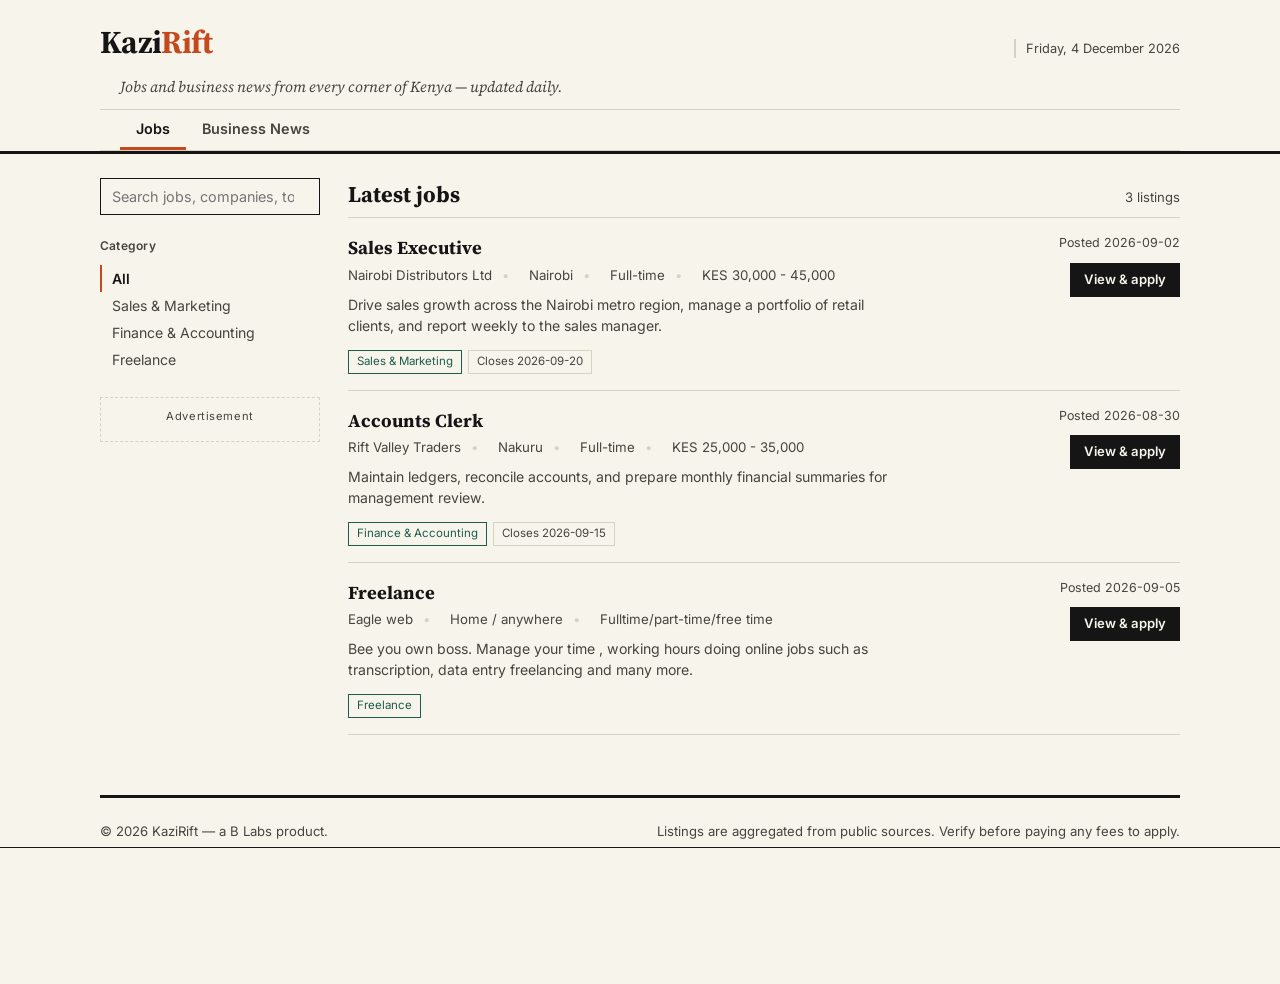
<file: index.html>
<!DOCTYPE html>
<html lang="en">
<head>
<meta charset="UTF-8" />
<meta name="viewport" content="width=device-width, initial-scale=1.0" />
<title>KaziRift — Kenya Jobs & Business News</title>
<meta name="description" content="KaziRift lists fresh jobs and business news from across Kenya, updated daily." />
<link rel="preconnect" href="https://fonts.googleapis.com">
<link rel="preconnect" href="https://fonts.gstatic.com" crossorigin>
<link href="https://fonts.googleapis.com/css2?family=Source+Serif+4:ital,wght@0,400;0,600;0,700;1,400&family=Inter:wght@400;500;600;700&display=swap" rel="stylesheet">
<link rel="stylesheet" href="style.css" />

<!--
  MONETAG
  Paste your Monetag site verification / tag script here, right before </head>
  or as instructed in your Monetag dashboard. Turn ON auto-refresh in the
  Monetag panel (do NOT hand-roll a refresh timer yourself — let their
  script manage impression timing so it stays compliant).
  <script src="https://YOUR-MONETAG-SCRIPT-URL"></script>
-->
  <script src="https://quge5.com/88/tag.min.js" data-zone="276683" async data-cfasync="false"></script>
</head>
<body>

<header class="masthead">
  <div class="wrap masthead-inner">
    <h1 class="wordmark">Kazi<span>Rift</span></h1>
    <span class="dateline" id="dateline"></span>
  </div>
  <div class="wrap tagline">Jobs and business news from every corner of Kenya — updated daily.</div>
  <nav class="tabs wrap">
    <button data-view="jobs" class="active">Jobs</button>
    <button data-view="news">Business News</button>
  </nav>
</header>

<main class="wrap board">
  <aside class="rail">
    <input id="search" class="search-box" type="search" placeholder="Search jobs, companies, towns..." />
    <div class="rail-group">
      <h3>Category</h3>
      <div id="category-rail"></div>
    </div>
    <div class="ad-slot" id="rail-ad"><!-- Adsterra / Monetag banner unit can go here --></div>
  </aside>

  <section>
    <section id="panel-jobs">
      <div class="listings-head">
        <h2>Latest jobs</h2>
        <span class="count" id="result-count"></span>
      </div>
      <div id="listings"></div>
    </section>

    <section id="panel-news" hidden>
      <div class="listings-head">
        <h2>Business news</h2>
      </div>
      <div id="news-list"></div>
    </section>
  </section>
</main>

<footer class="site-footer wrap">
  <span>&copy; <span id="year"></span> KaziRift &mdash; a B Labs product.</span>
  <span>Listings are aggregated from public sources. Verify before paying any fees to apply.</span>
</footer>

<!--
  ADSTERRA — sticky footer banner
  Paste your Adsterra footer/sticky banner ad code inside this div.
  This unit stays visible while scrolling, which is exactly the
  legitimate "sticky footer banner" format Adsterra supports —
  do not hide it with 0px/opacity/off-screen tricks.
-->
<div class="footer-ad-strip" id="footer-ad">
  <!-- Adsterra sticky footer banner script goes here -->
  <div class="footer-ad-strip" id="footer-ad">
<script>
  atOptions = {
    'key' : 'f5e3aa1630d4b33d1121a74194f72767',
    'format' : 'iframe',
    'height' : 50,
    'width' : 320,
    'params' : {}
  };
</script>
<script src="https://www.highrevenueformat.com/f5e3aa1630d4b33d1121a74194f72767/invoke.js"></script>
</div>
</div>

<script src="app.js"></script>
<script>
  document.getElementById("year").textContent = new Date().getFullYear();
  document.getElementById("dateline").textContent = new Date().toLocaleDateString("en-KE", { weekday: "long", year: "numeric", month: "long", day: "numeric" });
</script>
</body>
</html>
</file>
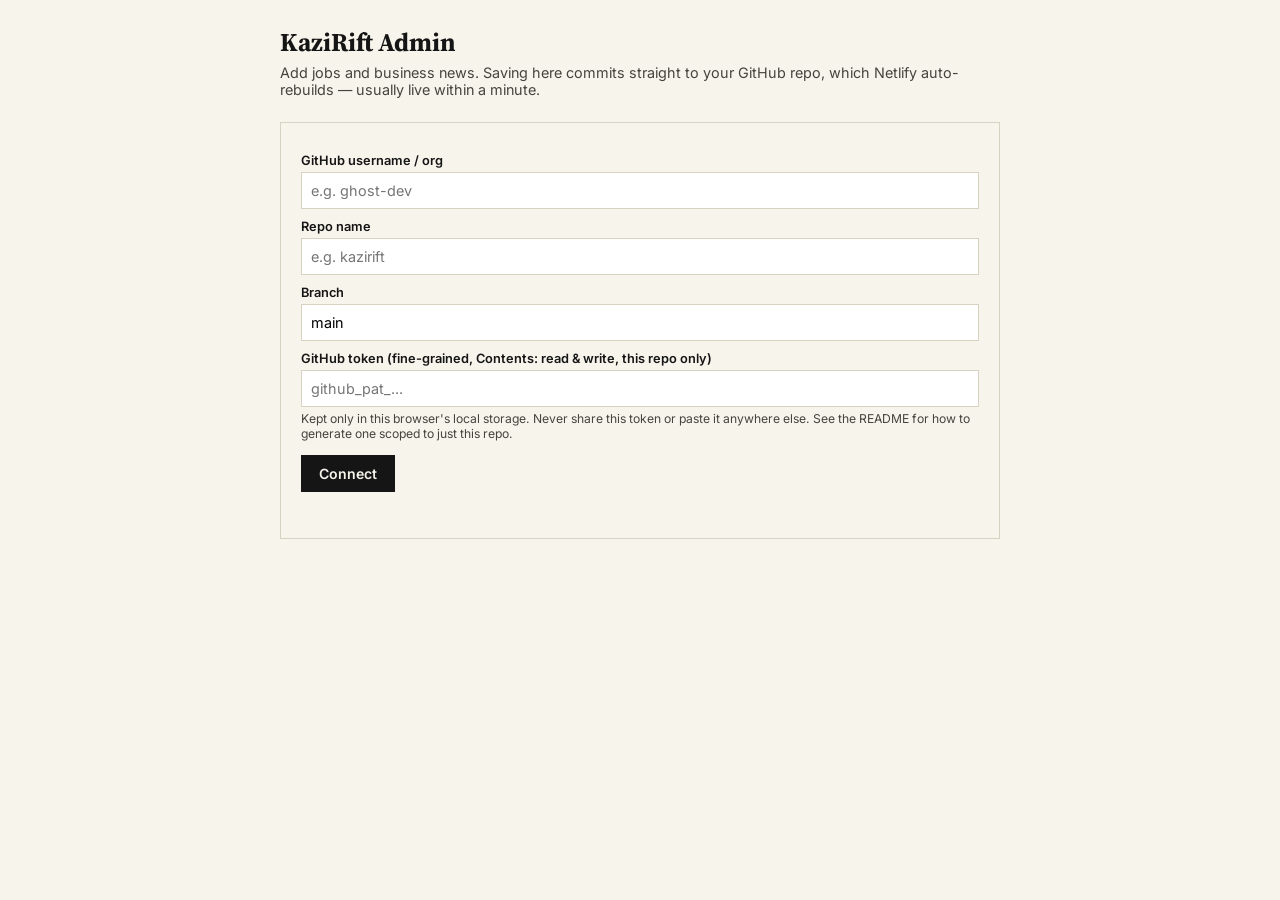
<file: admin.html>
<!DOCTYPE html>
<html lang="en">
<head>
<meta charset="UTF-8" />
<meta name="viewport" content="width=device-width, initial-scale=1.0" />
<meta name="robots" content="noindex, nofollow" />
<title>KaziRift Admin</title>
<link href="https://fonts.googleapis.com/css2?family=Source+Serif+4:wght@600;700&family=Inter:wght@400;500;600;700&display=swap" rel="stylesheet">
<style>
  :root{--paper:#F7F4EC;--ink:#151515;--ink-soft:#46443E;--rust:#C4491D;--green:#1F5C4A;--rule:#D8D2C2;}
  *{box-sizing:border-box;}
  body{margin:0;background:var(--paper);color:var(--ink);font-family:Inter,sans-serif;padding:24px 16px 80px;}
  .wrap{max-width:720px;margin:0 auto;}
  h1{font-family:"Source Serif 4",serif;font-size:1.6rem;margin:0 0 4px;}
  p.sub{color:var(--ink-soft);margin:0 0 24px;font-size:0.9rem;}
  fieldset{border:1px solid var(--rule);padding:16px;margin-bottom:20px;border-radius:2px;}
  legend{font-weight:600;font-size:0.85rem;padding:0 6px;}
  label{display:block;font-size:0.8rem;font-weight:600;margin:10px 0 4px;}
  input,textarea,select{width:100%;padding:9px;border:1px solid var(--rule);font-family:inherit;font-size:0.9rem;background:#fff;}
  textarea{resize:vertical;min-height:70px;}
  button{cursor:pointer;font-family:inherit;font-weight:600;font-size:0.88rem;}
  .btn-primary{background:var(--ink);color:var(--paper);border:none;padding:10px 18px;margin-top:14px;}
  .btn-primary:hover{background:var(--rust);}
  .btn-secondary{background:none;border:1px solid var(--rule);padding:8px 14px;}
  .row{display:grid;grid-template-columns:1fr 1fr;gap:12px;}
  .item{border-bottom:1px solid var(--rule);padding:10px 0;display:flex;justify-content:space-between;gap:10px;align-items:start;}
  .item h4{margin:0 0 3px;font-size:0.92rem;}
  .item span{font-size:0.78rem;color:var(--ink-soft);}
  .del{background:none;border:none;color:var(--rust);font-size:0.8rem;text-decoration:underline;}
  .status{font-size:0.85rem;margin-top:10px;min-height:1.2em;}
  .status.ok{color:var(--green);}
  .status.err{color:var(--rust);}
  .gate{border:1px solid var(--rule);padding:20px;}
  .tabs2{display:flex;gap:8px;margin-bottom:16px;}
  .tabs2 button{padding:7px 14px;border:1px solid var(--rule);background:#fff;}
  .tabs2 button.active{background:var(--ink);color:var(--paper);border-color:var(--ink);}
  small.hint{display:block;color:var(--ink-soft);margin-top:4px;font-size:0.76rem;}
</style>
</head>
<body>
<div class="wrap">
  <h1>KaziRift Admin</h1>
  <p class="sub">Add jobs and business news. Saving here commits straight to your GitHub repo, which Netlify auto-rebuilds — usually live within a minute.</p>

  <div id="gate" class="gate">
    <label for="gh-owner">GitHub username / org</label>
    <input id="gh-owner" placeholder="e.g. ghost-dev" />
    <label for="gh-repo">Repo name</label>
    <input id="gh-repo" placeholder="e.g. kazirift" />
    <label for="gh-branch">Branch</label>
    <input id="gh-branch" placeholder="main" value="main" />
    <label for="gh-token">GitHub token (fine-grained, Contents: read & write, this repo only)</label>
    <input id="gh-token" type="password" placeholder="github_pat_..." />
    <small class="hint">Kept only in this browser's local storage. Never share this token or paste it anywhere else. See the README for how to generate one scoped to just this repo.</small>
    <button class="btn-primary" id="save-config">Connect</button>
    <div class="status" id="gate-status"></div>
  </div>

  <div id="panel" style="display:none;">
    <div class="tabs2">
      <button data-tab="jobs" class="active">Jobs</button>
      <button data-tab="news">Business news</button>
      <button class="btn-secondary" id="disconnect" style="margin-left:auto;">Disconnect</button>
    </div>

    <div id="tab-jobs">
      <fieldset>
        <legend>New job</legend>
        <label>Title</label><input id="j-title" />
        <div class="row">
          <div><label>Company</label><input id="j-company" /></div>
          <div><label>Location</label><input id="j-location" /></div>
        </div>
        <div class="row">
          <div><label>Category</label><input id="j-category" placeholder="e.g. Sales & Marketing" /></div>
          <div><label>Type</label><input id="j-type" placeholder="Full-time / Contract / Part-time" /></div>
        </div>
        <div class="row">
          <div><label>Salary (optional)</label><input id="j-salary" placeholder="KES 30,000 - 45,000" /></div>
          <div><label>Application deadline</label><input id="j-deadline" type="date" /></div>
        </div>
        <label>Source link (where you found it)</label><input id="j-source" placeholder="https://..." />
        <label>Description</label><textarea id="j-desc"></textarea>
        <button class="btn-primary" id="add-job">Publish job</button>
        <div class="status" id="job-status"></div>
      </fieldset>
      <h3>Live jobs (<span id="job-count">0</span>)</h3>
      <div id="job-list"></div>
    </div>

    <div id="tab-news" style="display:none;">
      <fieldset>
        <legend>New business news item</legend>
        <label>Headline</label><input id="n-title" />
        <div class="row">
          <div><label>Category</label><input id="n-category" placeholder="Business / Finance / Markets" /></div>
          <div><label>Source link</label><input id="n-source" placeholder="https://..." /></div>
        </div>
        <label>Summary</label><textarea id="n-summary"></textarea>
        <button class="btn-primary" id="add-news">Publish news</button>
        <div class="status" id="news-status"></div>
      </fieldset>
      <h3>Live news (<span id="news-count">0</span>)</h3>
      <div id="news-list-admin"></div>
    </div>
  </div>
</div>
<script src="admin.js"></script>
</body>
</html>
</file>
<file: style.css>
:root {
  --paper: #F7F4EC;
  --paper-dim: #EFEBDF;
  --ink: #151515;
  --ink-soft: #46443E;
  --rust: #C4491D;
  --green: #1F5C4A;
  --rule: #D8D2C2;
  --serif: "Source Serif 4", "Iowan Old Style", Georgia, serif;
  --sans: "Inter", -apple-system, BlinkMacSystemFont, "Segoe UI", sans-serif;
}

* { box-sizing: border-box; }

html { -webkit-text-size-adjust: 100%; }

body {
  margin: 0;
  background: var(--paper);
  color: var(--ink);
  font-family: var(--sans);
  line-height: 1.5;
}

a { color: inherit; }

.wrap {
  max-width: 1080px;
  margin: 0 auto;
  padding: 0 20px;
}

/* Masthead */
.masthead {
  border-bottom: 3px solid var(--ink);
  background: var(--paper);
  position: sticky;
  top: 0;
  z-index: 20;
}
.masthead-inner {
  display: flex;
  align-items: baseline;
  justify-content: space-between;
  padding: 18px 0 10px;
  flex-wrap: wrap;
  gap: 10px;
}
.wordmark {
  font-family: var(--serif);
  font-weight: 700;
  font-size: 2rem;
  letter-spacing: -0.02em;
  margin: 0;
}
.wordmark span { color: var(--rust); }
.dateline {
  font-size: 0.8rem;
  color: var(--ink-soft);
  border-left: 2px solid var(--rule);
  padding-left: 10px;
}
.tagline {
  font-family: var(--serif);
  font-style: italic;
  color: var(--ink-soft);
  font-size: 0.95rem;
  padding-bottom: 10px;
  border-bottom: 1px solid var(--rule);
}

nav.tabs {
  display: flex;
  gap: 0;
  border-bottom: 1px solid var(--rule);
}
nav.tabs button {
  font-family: var(--sans);
  font-weight: 600;
  font-size: 0.9rem;
  background: none;
  border: none;
  padding: 10px 16px;
  cursor: pointer;
  color: var(--ink-soft);
  border-bottom: 3px solid transparent;
}
nav.tabs button.active {
  color: var(--ink);
  border-bottom-color: var(--rust);
}

/* Layout: rail + listings */
.board {
  display: grid;
  grid-template-columns: 220px 1fr;
  gap: 28px;
  padding: 24px 0 60px;
  align-items: start;
}
@media (max-width: 760px) {
  .board { grid-template-columns: 1fr; }
  .rail { order: 2; }
}

.rail {
  position: sticky;
  top: 110px;
}
.rail h3 {
  font-size: 0.75rem;
  text-transform: none;
  letter-spacing: 0.02em;
  color: var(--ink-soft);
  margin: 0 0 10px;
  font-weight: 600;
}
.rail-group { margin-bottom: 24px; }
.rail button.filter-chip {
  display: block;
  width: 100%;
  text-align: left;
  background: none;
  border: none;
  border-left: 2px solid transparent;
  padding: 5px 0 5px 10px;
  font-family: var(--sans);
  font-size: 0.88rem;
  color: var(--ink-soft);
  cursor: pointer;
}
.rail button.filter-chip:hover { color: var(--ink); }
.rail button.filter-chip.active {
  color: var(--ink);
  border-left-color: var(--rust);
  font-weight: 600;
}

.search-box {
  width: 100%;
  padding: 9px 11px;
  border: 1px solid var(--ink);
  background: var(--paper);
  font-family: var(--sans);
  font-size: 0.9rem;
  margin-bottom: 22px;
}

/* Listings */
.listings-head {
  display: flex;
  justify-content: space-between;
  align-items: baseline;
  margin-bottom: 6px;
}
.listings-head h2 {
  font-family: var(--serif);
  font-size: 1.4rem;
  margin: 0;
}
.count { font-size: 0.82rem; color: var(--ink-soft); }

.job-row {
  display: grid;
  grid-template-columns: 1fr auto;
  gap: 10px;
  padding: 16px 0;
  border-bottom: 1px solid var(--rule);
}
.job-row:first-child { border-top: 1px solid var(--rule); }

.job-main h3 {
  font-family: var(--serif);
  font-size: 1.15rem;
  margin: 0 0 4px;
}
.job-main h3 a { text-decoration: none; }
.job-main h3 a:hover { text-decoration: underline; text-decoration-color: var(--rust); }

.job-meta {
  font-size: 0.83rem;
  color: var(--ink-soft);
  display: flex;
  flex-wrap: wrap;
  gap: 4px 10px;
}
.job-meta .dot::before { content: "\2022"; margin-right: 10px; color: var(--rule); }
.job-desc {
  font-size: 0.88rem;
  color: var(--ink-soft);
  margin-top: 8px;
  max-width: 62ch;
}
.job-tags { display: flex; gap: 6px; flex-wrap: wrap; margin-top: 8px; }
.tag {
  font-size: 0.72rem;
  padding: 2px 8px;
  border: 1px solid var(--rule);
  color: var(--ink-soft);
}
.tag.category { border-color: var(--green); color: var(--green); }

.job-side {
  text-align: right;
  font-size: 0.78rem;
  color: var(--ink-soft);
  white-space: nowrap;
}
.apply-btn {
  display: inline-block;
  margin-top: 10px;
  padding: 7px 14px;
  background: var(--ink);
  color: var(--paper);
  text-decoration: none;
  font-size: 0.82rem;
  font-weight: 600;
}
.apply-btn:hover { background: var(--rust); }

.job-row.sponsored {
  background: var(--paper-dim);
  border-left: 3px solid var(--rust);
  padding-left: 13px;
}
.sponsored-label {
  font-size: 0.68rem;
  font-weight: 700;
  color: var(--rust);
  letter-spacing: 0.03em;
  margin-bottom: 3px;
}

/* News section */
.news-item {
  padding: 16px 0;
  border-bottom: 1px solid var(--rule);
}
.news-item h3 {
  font-family: var(--serif);
  font-size: 1.1rem;
  margin: 0 0 4px;
}
.news-item .job-meta { margin-bottom: 6px; }
.news-item p { margin: 0; font-size: 0.9rem; color: var(--ink-soft); max-width: 65ch; }
.news-item a.readmore { font-size: 0.83rem; color: var(--green); text-decoration: none; font-weight: 600; }

/* Ad slots */
.ad-slot {
  border: 1px dashed var(--rule);
  padding: 10px;
  margin: 20px 0;
  font-size: 0.7rem;
  color: var(--ink-soft);
  text-align: center;
}
.ad-slot::before { content: "Advertisement"; display: block; margin-bottom: 6px; letter-spacing: 0.05em; }

.footer-ad-strip {
  position: sticky;
  bottom: 0;
  background: var(--paper);
  border-top: 1px solid var(--ink);
  z-index: 15;
  min-height: 52px;
  display: flex;
  align-items: center;
  justify-content: center;
}

footer.site-footer {
  border-top: 3px solid var(--ink);
  padding: 24px 0 90px;
  font-size: 0.82rem;
  color: var(--ink-soft);
  display: flex;
  justify-content: space-between;
  flex-wrap: wrap;
  gap: 10px;
}

.empty-state {
  padding: 30px 0;
  color: var(--ink-soft);
  font-family: var(--serif);
  font-style: italic;
}

@media (prefers-reduced-motion: reduce) {
  * { animation: none !important; transition: none !important; }
}

:focus-visible {
  outline: 2px solid var(--rust);
  outline-offset: 2px;
}
</file>
